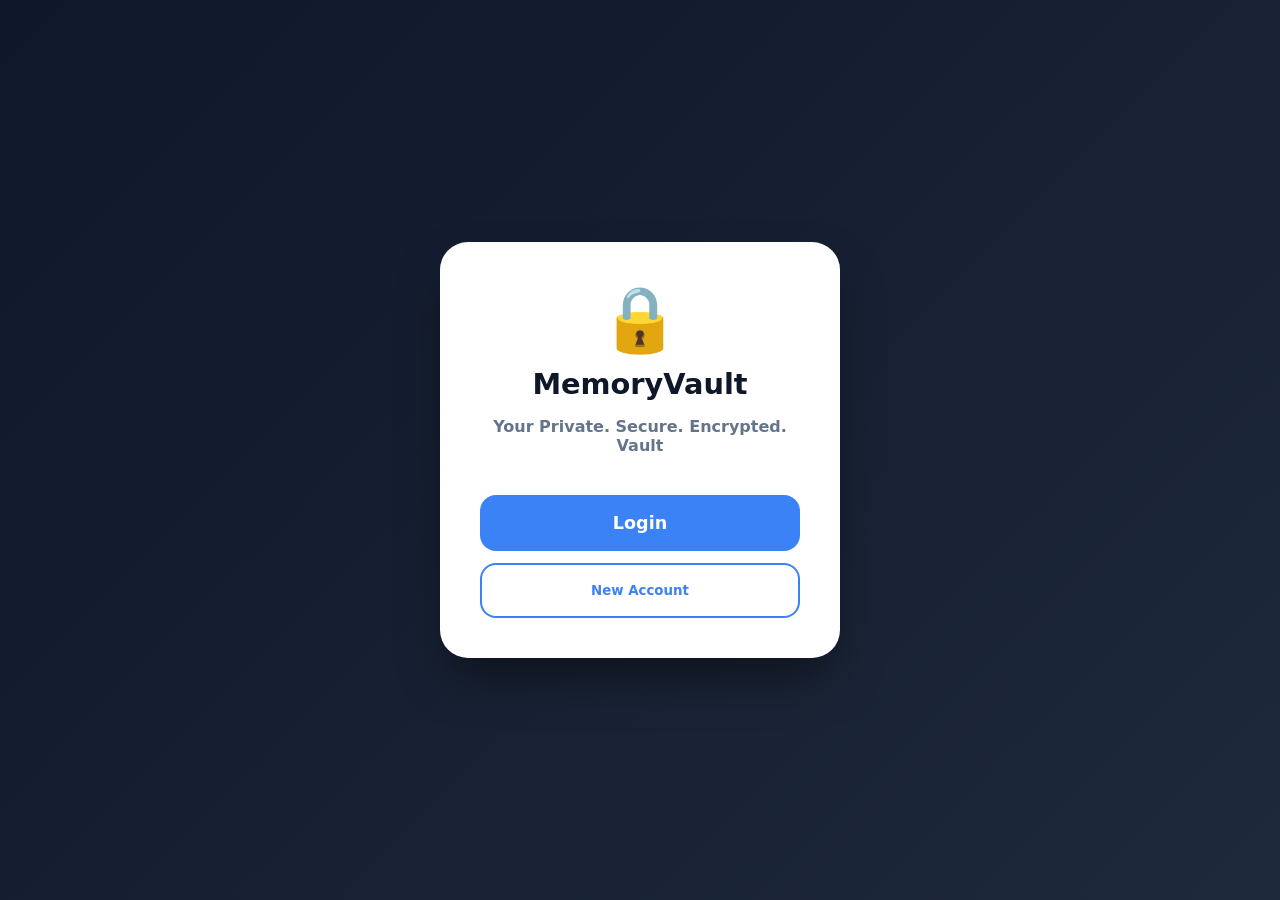
<file: index.html>
<!DOCTYPE html>
<html lang="en">
<head>
    <meta charset="UTF-8">
    <meta name="viewport" content="width=device-width, initial-scale=1.0">
    <title>Vault Pro | Entry</title>
    <link rel="stylesheet" href="style.css">
</head>
<body class="auth-screen">
    <div class="auth-card">
        <div class="brand-icon">🔒</div>
        <h2 style="font-weight:900; font-size: 1.8rem; margin: 10px 0;">MemoryVault</h2>
        <p style="color:#64748b; font-weight:600; margin-bottom:40px;">Your Private. Secure. Encrypted. Vault</p>
        
        <button onclick="location.href='login.html'" class="btn-primary">Login</button>
        <button onclick="location.href='signup.html'" class="btn-outline">New Account</button>
    </div>
</body>
</html>
</file>
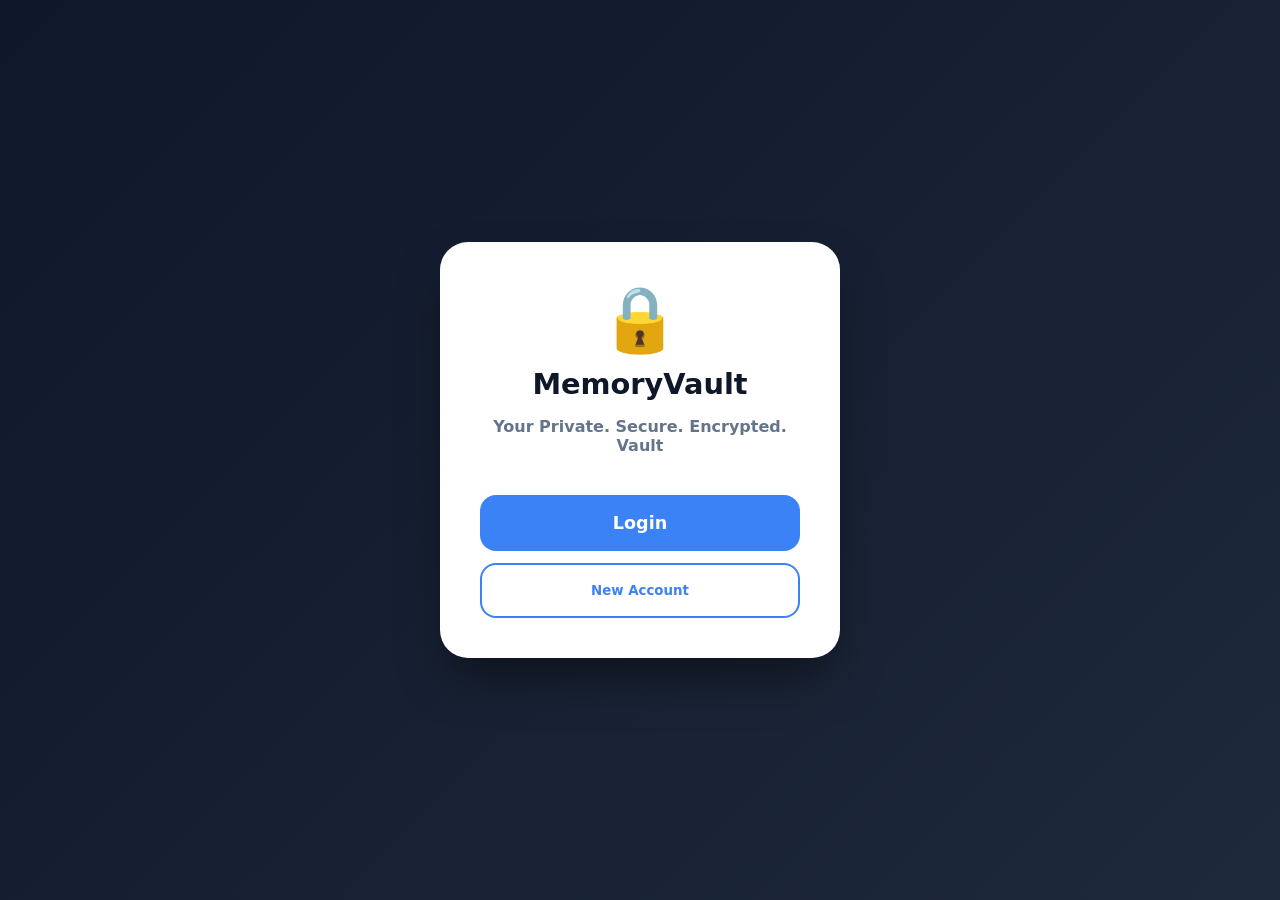
<file: dashboard.html>
<!DOCTYPE html>
<html lang="en">
<head>
    <meta charset="UTF-8">
    <meta name="viewport" content="width=device-width, initial-scale=1.0">
    <title>Vault Pro Dashboard</title>
    <link rel="stylesheet" href="style.css">
</head>
<body>
    <header>
        <div style="width: 40px;"></div> <h2 class="logo-text">MemoryVault</h2>
        <div class="account-section">
            <img src="https://cdn-icons-png.flaticon.com/512/3135/3135715.png" class="nav-avatar" onclick="document.getElementById('drop').toggleAttribute('hidden')">
            <div id="drop" class="profile-dropdown" hidden>
                <p id="accountDisplay" style="font-weight:900; margin-bottom:10px; font-size: 0.8rem; color: #64748b;"></p>
                <hr>
                <button class="dropdown-btn" onclick="exportVault()">📥 Backup Vault</button>
                <button class="dropdown-btn" onclick="document.getElementById('importFile').click()">📤 Restore Vault</button>
                <input type="file" id="importFile" hidden onchange="importVault(event)">
                <hr>
                <button onclick="logout()" class="dropdown-btn danger">Logout</button>
            </div>
        </div>
    </header>

    <div class="content-wrapper">
        <div class="welcome-section">
            <h1 id="welcomeMsg">Welcome</h1>
            <div class="storage-container">
                <div id="storageText">Analyzing...</div>
                <div class="progress-bg"><div id="storageBar"></div></div>
            </div>
        </div>

        <div class="upload-card">
            <div class="auth-group">
                <label>CATEGORY</label>
                <select id="categorySelect" class="auth-input">
                    <option value="Personal">Personal</option>
                    <option value="Work">Work</option>
                    <option value="Family">Family</option>
                </select>
            </div>
            
            <input type="text" id="title" placeholder="Memory Title" class="auth-input" style="margin-bottom:15px;">
            <textarea id="desc" placeholder="What happened today?..." class="auth-input" style="height:100px; margin-bottom:20px; resize: none;"></textarea>
            
            <div class="file-buttons">
                <input type="file" id="imageInput" multiple accept="image/*" hidden>
                <button onclick="document.getElementById('imageInput').click()" class="media-add-btn">📷 Photos</button>
                <input type="file" id="videoInput" multiple accept="video/*" hidden>
                <button onclick="document.getElementById('videoInput').click()" class="media-add-btn">🎥 Videos</button>
                <input type="file" id="audioInput" multiple accept="audio/*" hidden>
                <button onclick="document.getElementById('audioInput').click()" class="media-add-btn">🎵 Audio</button>
            </div>
            <button onclick="saveEntry()" class="btn-primary">Save to Vault</button>
        </div>

        <div class="controls-section">
            <div class="filter-group">
                <button class="filter-btn active" onclick="setFilter('All', this)">All</button>
                <button class="filter-btn" onclick="setFilter('Personal', this)">Personal</button>
                <button class="filter-btn" onclick="setFilter('Work', this)">Work</button>
                <button class="filter-btn" onclick="setFilter('Family', this)">Family</button>
            </div>
            <input type="text" id="searchInput" placeholder="Search your memories..." class="search-input" oninput="handleSearch()">
        </div>

        <div id="gallery" class="gallery"></div>
    </div>
    
    <div id="mediaModal" onclick="if(event.target == this) closeModal()">
        <div id="modalContent">
            <button class="close-modal-x" onclick="closeModal()">×</button>
            <div id="modalInner"></div>
        </div>
    </div>

    <script src="script.js"></script>
</body>
</html>
</file>
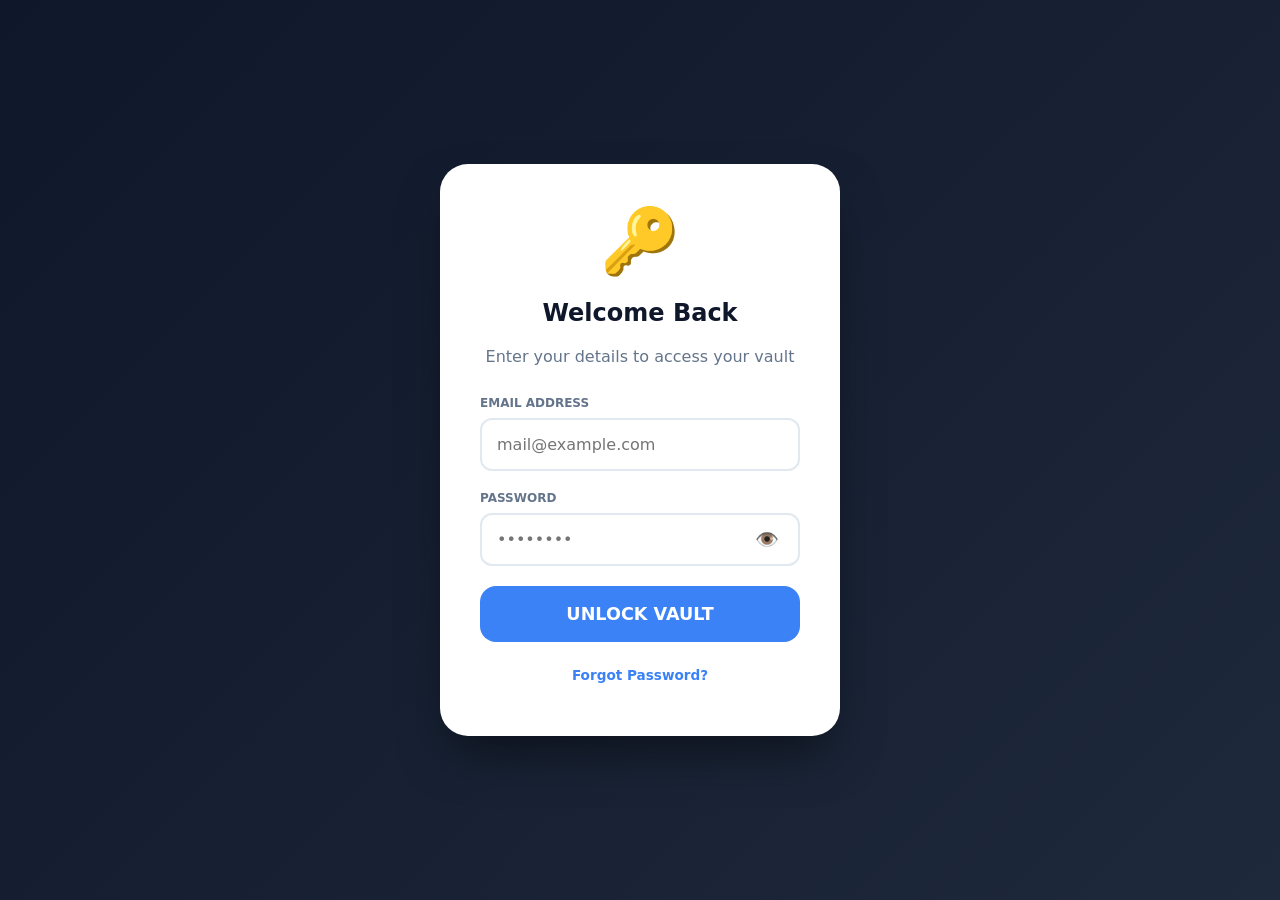
<file: login.html>
<!DOCTYPE html>
<html lang="en">
<head>
    <meta charset="UTF-8">
    <meta name="viewport" content="width=device-width, initial-scale=1.0">
    <title>Login | Vault Pro</title>
    <link rel="stylesheet" href="style.css">
</head>
<body class="auth-screen">
    <div class="auth-card">
        <div class="brand-icon">🔑</div>
        <h2 style="font-weight:900;">Welcome Back</h2>
        <p style="color:#64748b; margin-bottom: 30px;">Enter your details to access your vault</p>
        
        <form onsubmit="handleLogin(event)">
            <div class="auth-group">
                <label>EMAIL ADDRESS</label>
                <input type="email" id="email" class="auth-input" placeholder="mail@example.com" required>
            </div>
            <div class="auth-group">
                <label>PASSWORD</label>
                <div class="pass-wrapper">
                    <input type="password" id="pass" class="auth-input" placeholder="••••••••" required>
                    <button type="button" class="toggle-btn" onclick="togglePass('pass', this)">👁️</button>
                </div>
            </div>
            <button type="submit" class="btn-primary">UNLOCK VAULT</button>
        </form>
        <p style="margin-top:25px; font-size:0.85rem;">
            <a href="reset.html" style="color:var(--primary); font-weight:800; text-decoration: none;">Forgot Password?</a>
        </p>
    </div>
    <script src="script.js"></script>
    <script>
        function handleLogin(e) {
            e.preventDefault();
            const email = document.getElementById('email').value;
            const pass = document.getElementById('pass').value;
            const profile = JSON.parse(localStorage.getItem('profile_' + email));
            if (profile && profile.pass === pass) {
                localStorage.setItem('currentUser', JSON.stringify({name: profile.name, email: profile.email}));
                location.href = 'dashboard.html';
            } else { alert("Invalid email or password!"); }
        }
    </script>
</body>
</html>
</file>
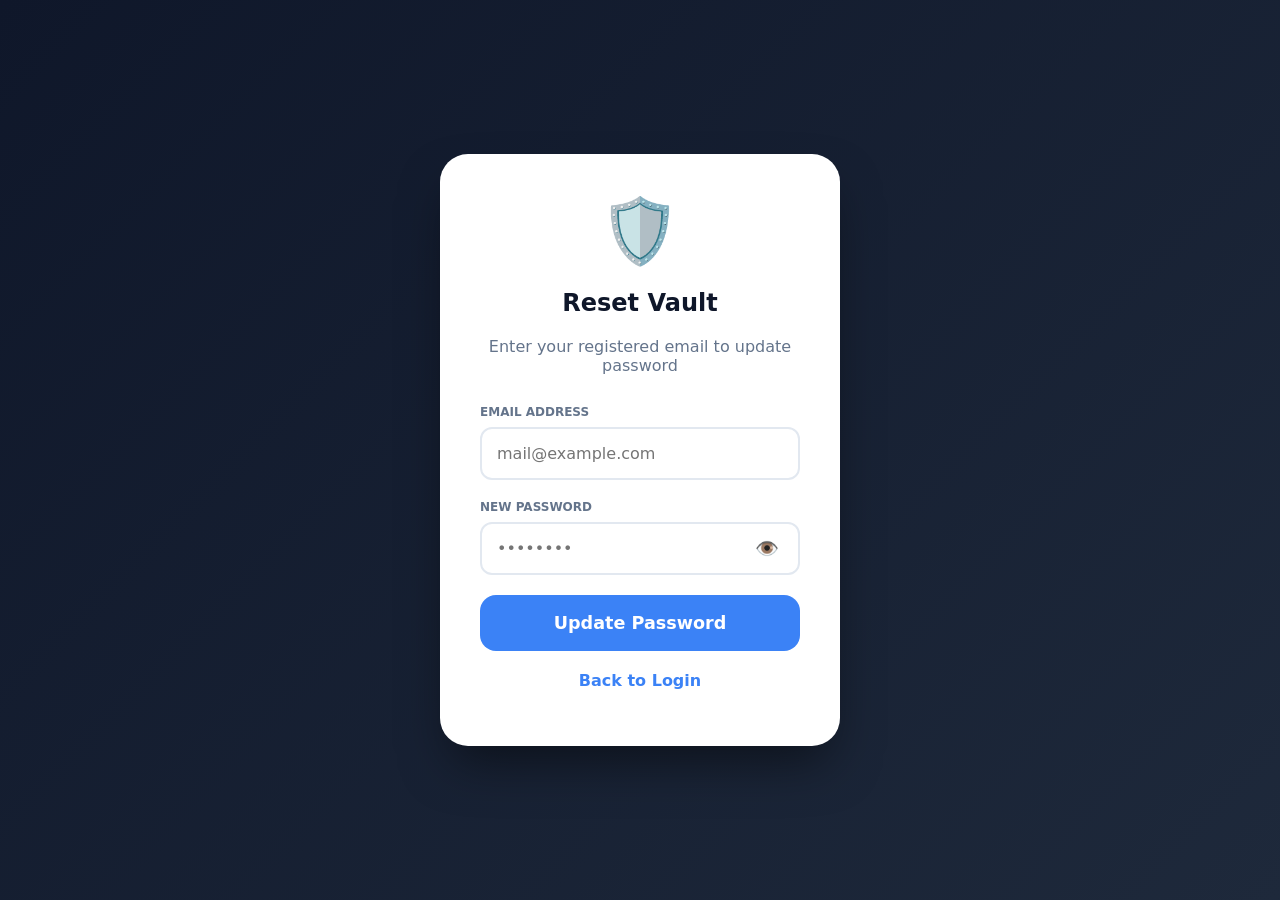
<file: reset.html>
<!DOCTYPE html>
<html lang="en">
<head>
    <meta charset="UTF-8">
    <meta name="viewport" content="width=device-width, initial-scale=1.0">
    <title>Reset Password | Vault Pro</title>
    <link rel="stylesheet" href="style.css">
</head>
<body class="auth-screen">
    <div class="auth-card">
        <div class="brand-icon">🛡️</div>
        <h2 style="font-weight:900;">Reset Vault</h2>
        <p style="color:#64748b; margin-bottom: 30px;">Enter your registered email to update password</p>
        
        <form onsubmit="handleReset(event)">
            <div class="auth-group">
                <label>EMAIL ADDRESS</label>
                <input type="email" id="resetEmail" class="auth-input" placeholder="mail@example.com" required>
            </div>
            <div class="auth-group">
                <label>NEW PASSWORD</label>
                <div class="pass-wrapper">
                    <input type="password" id="newPass" class="auth-input" placeholder="••••••••" required>
                    <button type="button" class="toggle-btn" onclick="togglePass('newPass', this)">👁️</button>
                </div>
            </div>
            <button type="submit" class="btn-primary">Update Password</button>
        </form>
        <p style="margin-top:20px;"><a href="login.html" style="color:var(--primary); font-weight:800; text-decoration: none;">Back to Login</a></p>
    </div>
    <script src="script.js"></script>
    <script>
        function handleReset(e) {
            e.preventDefault();
            const email = document.getElementById('resetEmail').value;
            const newPass = document.getElementById('newPass').value;
            const profile = JSON.parse(localStorage.getItem('profile_' + email));
            if (profile) {
                profile.pass = newPass;
                localStorage.setItem('profile_' + email, JSON.stringify(profile));
                alert("Password updated successfully!");
                location.href = 'login.html';
            } else { alert("Account not found!"); }
        }
    </script>
</body>
</html>
</file>
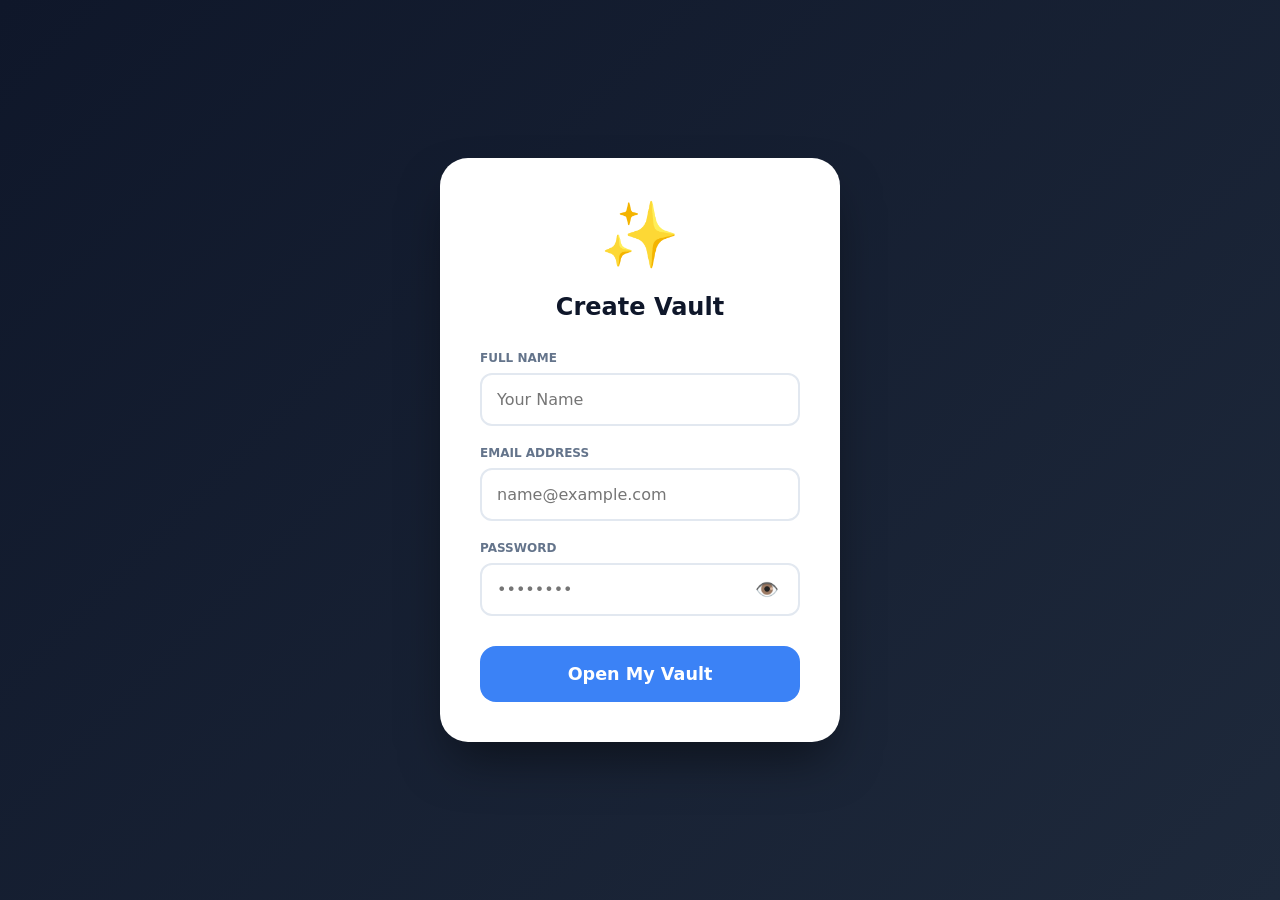
<file: signup.html>
<!DOCTYPE html>
<html lang="en">
<head>
    <meta charset="UTF-8">
    <meta name="viewport" content="width=device-width, initial-scale=1.0">
    <title>Vault Pro | Join</title>
    <link rel="stylesheet" href="style.css">
</head>
<body class="auth-screen">
    <div class="auth-card">
        <div class="brand-icon">✨</div>
        <h2 style="font-weight:900; margin-bottom: 30px;">Create Vault</h2>
        <form onsubmit="handleSignup(event)">
            <div class="auth-group">
                <label>FULL NAME</label>
                <input type="text" id="un" class="auth-input" placeholder="Your Name" required>
            </div>
            <div class="auth-group">
                <label>EMAIL ADDRESS</label>
                <input type="email" id="em" class="auth-input" placeholder="name@example.com" required>
            </div>
            <div class="auth-group">
                <label>PASSWORD</label>
                <div class="pass-wrapper">
                    <input type="password" id="pw" class="auth-input" placeholder="••••••••" required>
                    <button type="button" class="toggle-btn" onclick="togglePass('pw', this)">👁️</button>
                </div>
            </div>
            <button type="submit" class="btn-primary" style="margin-top: 10px;">Open My Vault</button>
        </form>
    </div>
    <script src="script.js"></script>
    <script>
        function handleSignup(e) {
            e.preventDefault();
            const name = document.getElementById('un').value;
            const email = document.getElementById('em').value;
            const pass = document.getElementById('pw').value;
            localStorage.setItem('profile_' + email, JSON.stringify({name, email, pass}));
            localStorage.setItem('currentUser', JSON.stringify({name, email}));
            location.href = 'dashboard.html';
        }
    </script>
</body>
</html>
</file>
<file: style.css>
:root {
    --primary: #3b82f6;
    --dark: #0f172a;
    --bg: #f8fafc;
    --radius: 20px;
}

* { box-sizing: border-box; font-family: 'Inter', system-ui, sans-serif; transition: all 0.2s ease; }
body { background: var(--bg); margin: 0; color: var(--dark); overflow-x: hidden; }

/* Centered Wrapper for Index Page */
.content-wrapper {
    max-width: 1000px;
    margin: 0 auto;
    padding: 20px;
    text-align: center;
}

/* Auth Screens Centering */
.auth-screen {
    background: linear-gradient(135deg, #0f172a 0%, #1e293b 100%);
    min-height: 100vh; display: flex; align-items: center; justify-content: center;
}

.auth-card {
    background: white; width: 95%; max-width: 400px; padding: 40px;
    border-radius: 28px; text-align: center; box-shadow: 0 25px 50px -12px rgba(0,0,0,0.5);
}

.brand-icon { font-size: 4rem; margin-bottom: 10px; }

/* Inputs */
.auth-group { text-align: left; margin-bottom: 20px; }
.auth-group label { display: block; font-weight: 800; font-size: 0.75rem; color: #64748b; margin-bottom: 8px; }
.pass-wrapper { position: relative; display: flex; align-items: center; }
.auth-input { 
    width: 100%; padding: 15px; border-radius: 12px; border: 2px solid #e2e8f0; 
    font-size: 1rem; outline: none; background: #fff;
}
.auth-input:focus { border-color: var(--primary); }
.toggle-btn { position: absolute; right: 15px; background: none; border: none; cursor: pointer; font-size: 1.2rem; z-index: 10; }

/* Header */
header {
    background: var(--dark); color: white; padding: 10px 5%;
    display: flex; justify-content: space-between; align-items: center;
    position: sticky; top: 0; z-index: 1000;
}
.logo-text { font-weight: 900; letter-spacing: -1px; margin: 0; }
.nav-avatar { width: 40px; height: 40px; border-radius: 50%; border: 2px solid var(--primary); cursor: pointer; }

.profile-dropdown {
    position: absolute; right: 0; top: 55px; background: white; padding: 15px;
    border-radius: 15px; box-shadow: 0 10px 30px rgba(0,0,0,0.3); min-width: 220px; color: black; text-align: left;
}
.dropdown-btn { display: block; width: 100%; text-align: left; padding: 12px; margin: 5px 0; border: none; background: #f1f5f9; border-radius: 10px; font-weight: 700; cursor: pointer; font-size: 0.8rem; }
.dropdown-btn.danger { color: #ef4444; background: #fee2e2; }

/* Welcome Section */
.welcome-section { margin: 40px 0; }
.welcome-section h1 { font-weight: 900; font-size: 2.5rem; margin: 0; }

.storage-container { max-width: 400px; margin: 15px auto; }
#storageText { font-size: 0.8rem; font-weight: 800; color: #64748b; margin-bottom: 8px; }
.progress-bg { height: 10px; background: #e2e8f0; border-radius: 10px; overflow: hidden; }
#storageBar { height: 100%; width: 0; background: var(--primary); }

/* Main Upload Card */
.upload-card {
    max-width: 600px; margin: 0 auto 50px; background: white; padding: 35px;
    border-radius: 30px; box-shadow: 0 10px 40px rgba(0,0,0,0.05); text-align: left;
}

.file-buttons { display: flex; gap: 10px; margin-bottom: 25px; }
.media-add-btn { flex: 1; padding: 14px; border-radius: 14px; border: none; background: #f1f5f9; font-weight: 800; cursor: pointer; font-size: 0.85rem; }
.media-add-btn:hover { background: #e2e8f0; }

/* Controls Section (Search & Filter) */
.controls-section { margin-bottom: 40px; }
.filter-group { display: flex; gap: 10px; justify-content: center; margin-bottom: 20px; flex-wrap: wrap; }
.filter-btn { padding: 10px 20px; border-radius: 30px; border: 2px solid #e2e8f0; background: white; font-weight: 800; cursor: pointer; color: #64748b; font-size: 0.85rem; }
.filter-btn.active { background: var(--primary); color: white; border-color: var(--primary); }

.search-input { 
    width: 100%; max-width: 500px; padding: 16px 25px; border-radius: 50px; 
    border: 2px solid #e2e8f0; font-size: 1rem; outline: none; background: white;
}

/* Gallery */
.gallery {
    display: grid; grid-template-columns: repeat(auto-fill, minmax(300px, 1fr));
    gap: 30px; text-align: left;
}
.card { background: white; border-radius: var(--radius); overflow: hidden; box-shadow: 0 4px 15px rgba(0,0,0,0.04); border: 1px solid #e2e8f0; }
.card:hover { transform: translateY(-10px); box-shadow: 0 20px 40px rgba(0,0,0,0.08); }

.media-grid { display: grid; grid-template-columns: 1fr 1fr; gap: 2px; height: 180px; }
.media-box { position: relative; overflow: hidden; cursor: pointer; }
.media-box img, .media-box video { width: 100%; height: 100%; object-fit: cover; }
.more-overlay { position: absolute; inset: 0; background: rgba(0,0,0,0.7); color: white; display: flex; align-items: center; justify-content: center; font-weight: 900; font-size: 1.5rem; }

/* Modal */
#mediaModal {
    display: none; position: fixed; inset: 0; z-index: 2000;
    background: rgba(15, 23, 42, 0.7); backdrop-filter: blur(15px);
    justify-content: center; align-items: flex-start; padding: 80px 20px 20px; overflow-y: auto;
}
#modalContent { width: 100%; max-width: 800px; position: relative; text-align: center; }
.modal-media-item { width: 100%; border-radius: 25px; margin-bottom: 25px; box-shadow: 0 20px 50px rgba(0,0,0,0.4); }
.close-modal-x { position: fixed; top: 20px; right: 20px; width: 55px; height: 55px; background: white; border-radius: 50%; border: none; font-size: 2rem; cursor: pointer; z-index: 2100; box-shadow: 0 5px 20px rgba(0,0,0,0.3); }

.audio-card { background: white; padding: 25px; border-radius: 20px; margin-bottom: 20px; }
.audio-track-item { background: #eff6ff; color: var(--primary); padding: 12px; border-radius: 12px; font-weight: 800; font-size: 0.8rem; cursor: pointer; margin-top: 10px; text-align: center; }

.delete-link { background: none; border: none; color: #ef4444; font-weight: 900; cursor: pointer; font-size: 0.75rem; margin-top: 15px; text-transform: uppercase; letter-spacing: 1px; }
.category-badge { background: #f1f5f9; color: var(--primary); padding: 5px 12px; border-radius: 8px; font-weight: 900; font-size: 0.65rem; text-transform: uppercase; }

.btn-primary { width: 100%; padding: 18px; background: var(--primary); color: white; border: none; border-radius: 16px; font-weight: 900; cursor: pointer; font-size: 1.1rem; }
.btn-outline { width: 100%; padding: 18px; background: transparent; color: var(--primary); border: 2px solid var(--primary); border-radius: 16px; font-weight: 900; cursor: pointer; margin-top: 12px; }
</file>
